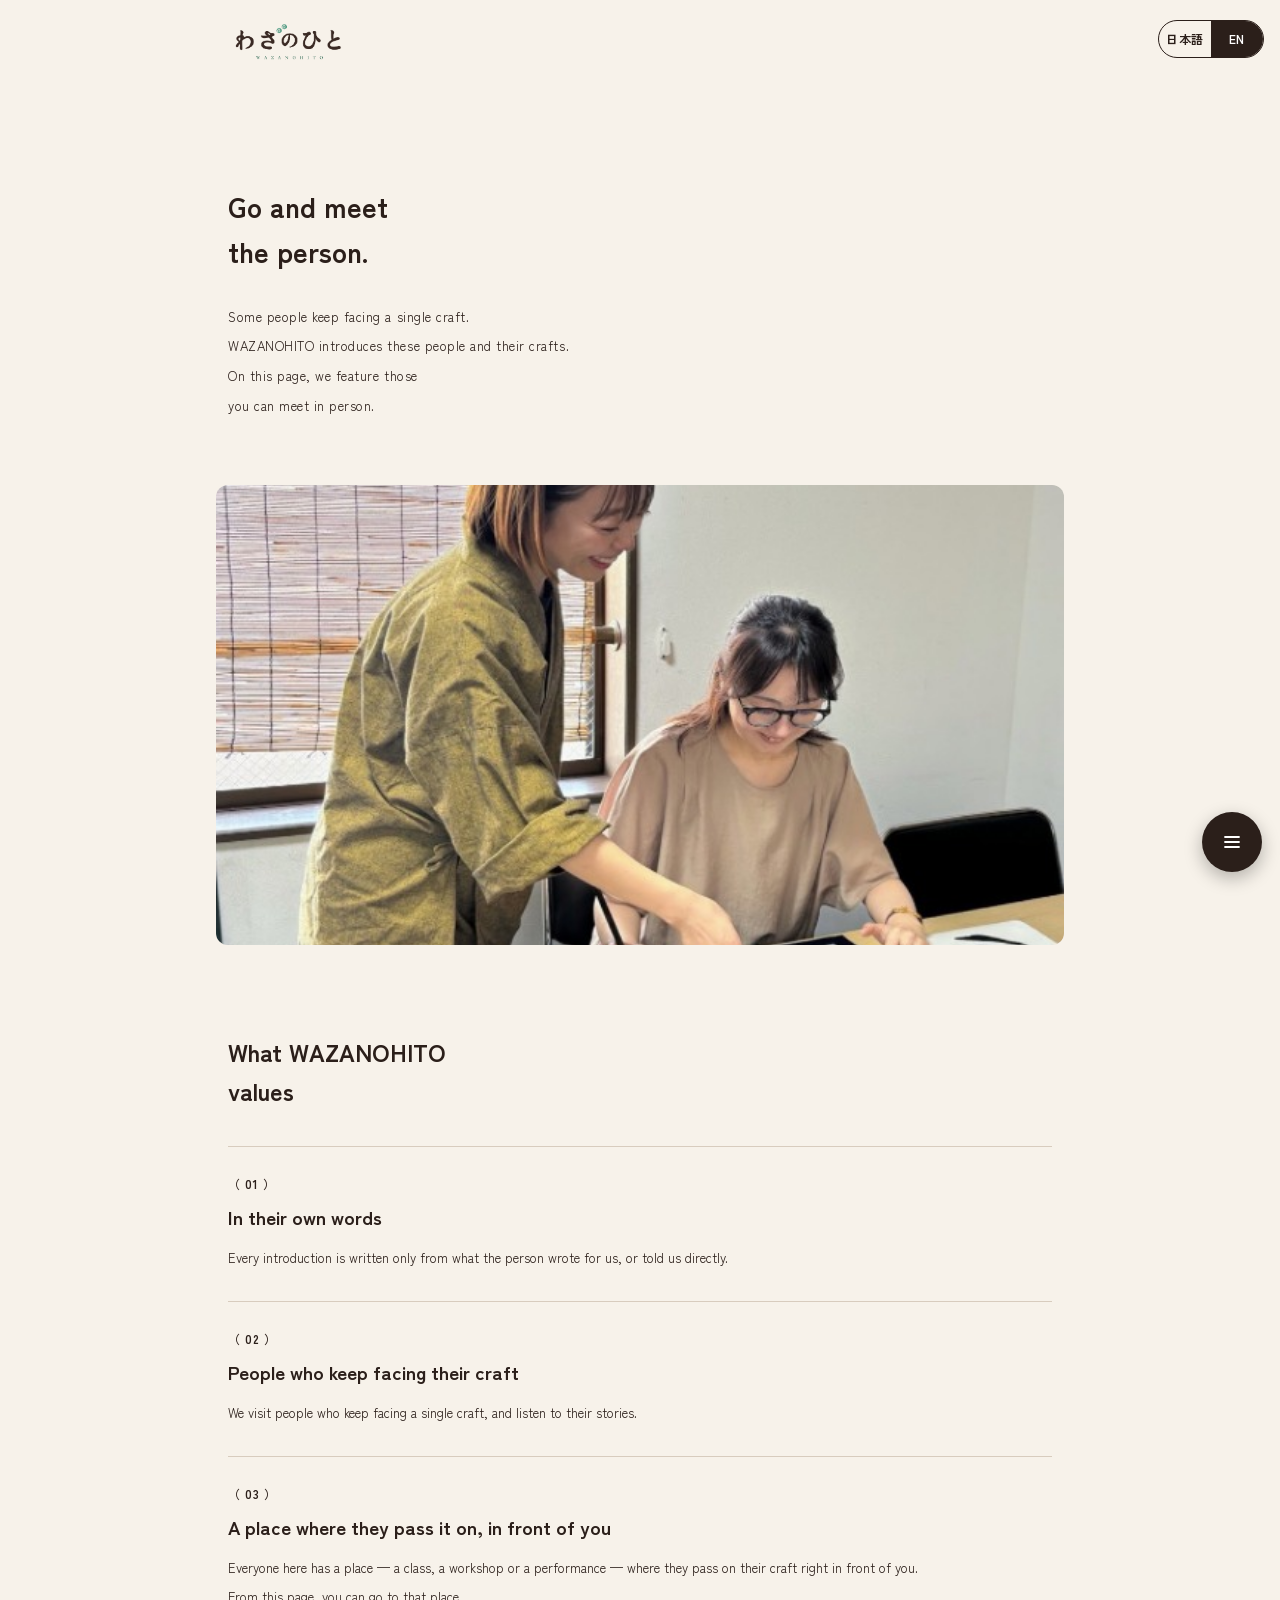
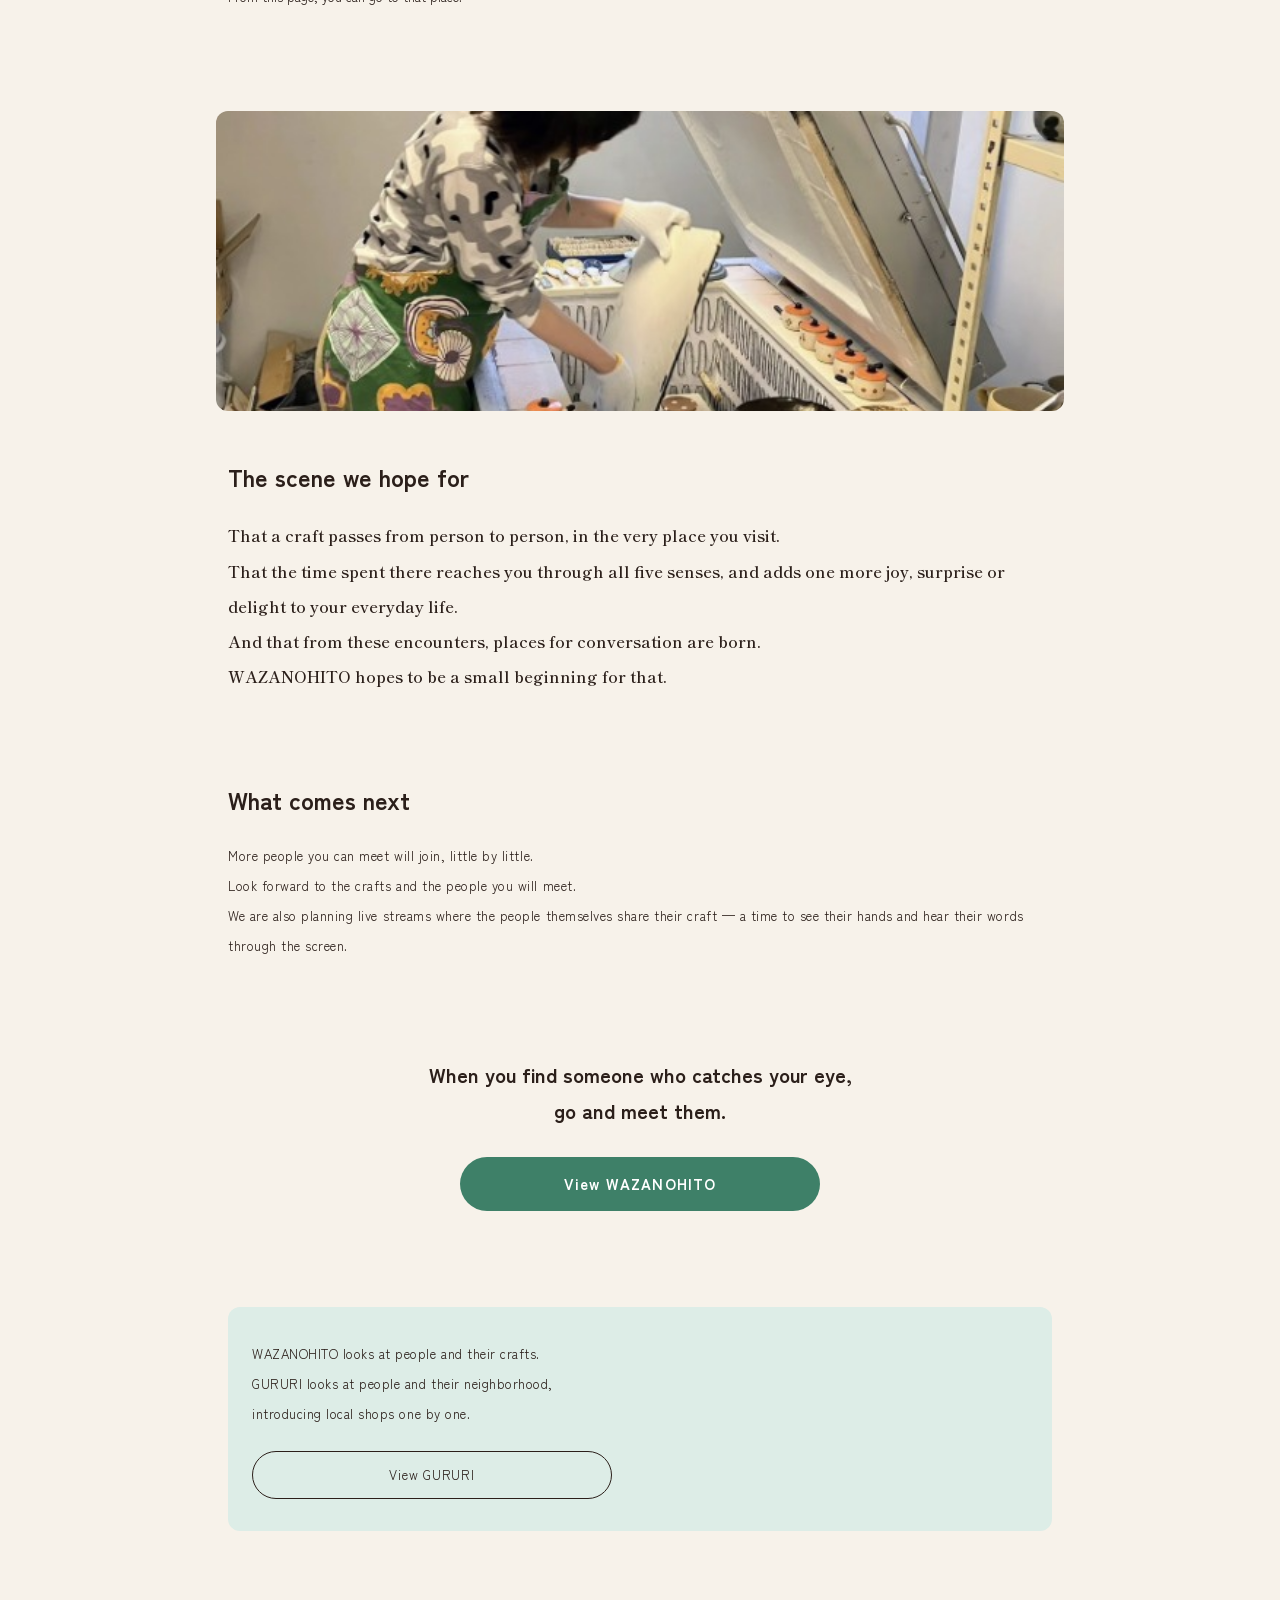
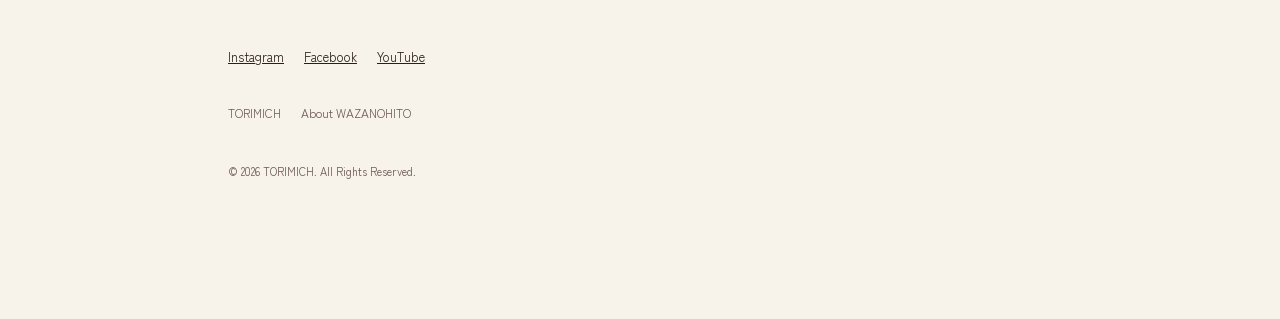
<file: about.html>
<!doctype html>
<html lang="ja">
<head>
<meta charset="utf-8">
<meta name="viewport" content="width=device-width, initial-scale=1">
<title>わざのひとについて | WAZANOHITO</title>
<meta name="description" content="ひとつの技に、向き合い続けている人がいます。わざのひとは、そんな人と、その技を紹介しています。">
<link rel="icon" href="assets/icon.png">
<link rel="preconnect" href="https://fonts.googleapis.com">
<link rel="preconnect" href="https://fonts.gstatic.com" crossorigin>
<link rel="stylesheet" href="https://fonts.googleapis.com/css2?family=Shippori+Mincho:wght@500;600;700&family=Zen+Kaku+Gothic+New:wght@400;500;700;900&display=swap">
<link rel="stylesheet" href="style.css?v=20261111a">
</head>
<body data-page="about">

<div class="lang" role="group" aria-label="言語 / Language">
  <button type="button" data-lang-btn="ja" aria-pressed="true">日本語</button>
  <button type="button" data-lang-btn="en" aria-pressed="false">EN</button>
</div>

<main class="wrap-n" style="padding-bottom:40px">
  <header class="head"><a href="index.html"><img data-logo src="assets/logo.png" alt="わざのひと"></a></header>

  <section style="padding:120px 28px 0">
    <h1 class="pre in1" style="margin:0;font-size:28px;font-weight:700;line-height:1.6" data-t="cH1"></h1>
    <p class="body13 pre in2" style="margin-top:28px" data-t="cIntro"></p>
  </section>

  <div class="hero-photo" style="margin:64px 16px 0;height:460px" id="about-photo-1"></div>

  <section style="padding:88px 28px 0">
    <h2 class="pre" style="margin:0;font-size:24px;font-weight:700;line-height:1.6" data-t="cValuesH"></h2>
    <div style="margin-top:36px">
      <div class="value"><p class="label">（ 01 ）</p><h3 data-t="cV1t"></h3><p class="pre" style="margin:12px 0 0;font-size:13px;line-height:2.2" data-t="cV1b"></p></div>
      <div class="value"><p class="label">（ 02 ）</p><h3 data-t="cV2t"></h3><p class="pre" style="margin:12px 0 0;font-size:13px;line-height:2.2" data-t="cV2b"></p></div>
      <div class="value"><p class="label">（ 03 ）</p><h3 data-t="cV3t"></h3><p class="pre" style="margin:12px 0 0;font-size:13px;line-height:2.2" data-t="cV3b"></p></div>
    </div>
  </section>

  <section style="padding:72px 16px 0">
    <div class="hero-photo" style="margin:0;height:300px" id="about-photo-2"></div>
    <div style="padding:48px 12px 0">
      <h2 style="margin:0;font-size:24px;font-weight:700" data-t="cVisionH"></h2>
      <p class="pre" style="margin:24px 0 0;font-family:var(--mincho);font-weight:600;font-size:16px;line-height:2.2" data-t="cVision"></p>
    </div>
  </section>

  <section style="padding:88px 28px 0">
    <h2 style="margin:0;font-size:24px;font-weight:700" data-t="cNextH"></h2>
    <p class="body13 pre" style="margin-top:24px" data-t="cNext"></p>
  </section>

  <section style="padding:96px 28px 0;text-align:center">
    <p class="pre" style="margin:0;font-size:20px;font-weight:700;line-height:1.8" data-t="cCta"></p>
    <a class="pill-main block" href="index.html" style="margin:28px auto 0;max-width:360px" data-t="cCtaBtn"></a>
  </section>

  <section style="padding:96px 28px 0">
    <div class="gururi">
      <p class="body13 pre" data-t="gururiBody"></p>
      <a class="pill" data-href="gururi" href="#" style="margin-top:22px" data-t="gururiBtn"></a>
    </div>
  </section>
</main>

<footer class="wrap-n">
  <div class="socials">
    <a data-href="instagram" href="#" target="_blank" rel="noopener">Instagram</a>
    <a data-href="facebook" href="#" target="_blank" rel="noopener">Facebook</a>
    <a data-href="youtube" href="#" target="_blank" rel="noopener">YouTube</a>
  </div>
  <div class="footlinks" style="margin-top:12px">
    <a data-href="torimich" href="#" data-t="torimich">通り道</a>
    <a href="about.html" data-t="aboutBtn">わざのひとについて</a>
  </div>
  <p class="copy">© 2026 TORIMICH. All Rights Reserved.</p>
</footer>

<nav class="menu" id="menu" data-t-aria="menu">
  <a href="index.html"><img class="menu-logo" data-logo src="assets/logo.png" alt="わざのひと"></a>
  <p class="label" style="margin:32px 0 8px" data-t="people"></p>
  <div id="menu-people"></div>
  <a class="plain" data-href="torimich" href="#" style="margin-top:20px" data-t="torimich"></a>
</nav>
<button type="button" class="fab" id="fab" aria-label="メニュー" aria-controls="menu" aria-expanded="false"><svg width="24" height="24" viewBox="0 0 24 24" fill="none" stroke="currentColor" stroke-width="1.8" stroke-linecap="round" aria-hidden="true"><path d="M5 7h14M5 12h14M5 17h14"/></svg></button>

<script src="config.js?v=20261111a"></script>
<script src="i18n.js?v=20261111a"></script>
<script src="app.js?v=20261111a"></script>
</body>
</html>
</file>
<file: style.css>
/* わざのひと — 生成り・焦げ茶・青竹 */
:root{
  --bg:#F7F2EA; --ink:#2B1F1A; --sub:#6B5A52; --line:#E2D6C8; --ph:#E4DACD;
  --btn:#3E8068; --btn-text:#FFFFFF; --link:#316A55; --tint:#DDEDE7;
  --gothic:'Zen Kaku Gothic New',sans-serif; --mincho:'Shippori Mincho',serif;
}
*{box-sizing:border-box}
html{scroll-behavior:smooth}
body{margin:0;background:var(--bg);color:var(--ink);font-family:var(--gothic);-webkit-font-smoothing:antialiased}
a{color:inherit}
a:hover{opacity:.88}
img{display:block;max-width:100%}
.pre{white-space:pre-line}
.wrap{max-width:1100px;margin:0 auto;padding:0 28px}
.wrap-n{max-width:880px;margin:0 auto}

/* 言語の切り替え */
.lang{position:absolute;top:20px;right:16px;z-index:15;display:flex;border:1px solid var(--ink);border-radius:999px;overflow:hidden;background:var(--bg)}
.lang button{min-width:52px;height:36px;border:0;background:transparent;color:var(--ink);font:700 12px/1 var(--gothic);letter-spacing:.06em;cursor:pointer}
.lang button[aria-pressed="true"]{background:var(--ink);color:#fff}

/* ボタン */
.pill{display:flex;align-items:center;justify-content:center;height:48px;max-width:360px;border:1px solid var(--ink);border-radius:999px;text-decoration:none;font-size:13px;letter-spacing:.06em}
.pill-main{display:inline-flex;align-items:center;justify-content:center;height:48px;padding:0 34px;border-radius:999px;background:var(--btn);color:var(--btn-text);text-decoration:none;font-size:14px;font-weight:700;letter-spacing:.06em}
.pill-main.block{display:flex;height:54px;max-width:420px;padding:0;font-size:15px;letter-spacing:.08em}
.textlink{display:inline-flex;align-items:center;min-height:44px;font-size:13px;color:var(--link);text-underline-offset:5px}
.label{margin:0;font-size:12px;font-weight:700;letter-spacing:.08em}
h2.sec{margin:8px 0 0;font-size:24px;font-weight:700;line-height:1.6}

/* ホームの冒頭 */
@keyframes wzIn{from{opacity:0;transform:translateY(6px)}to{opacity:1;transform:none}}
@keyframes wzOpen{from{height:0}to{height:min(560px,64vh)}}
@keyframes wzDrift{from{transform:translateX(0)}to{transform:translateX(-50%)}}
.intro{min-height:100vh;min-height:100svh;display:flex;flex-direction:column;justify-content:center}
.l1{opacity:0;animation:wzIn .9s ease-out .3s forwards}
.l2{opacity:0;animation:wzIn .9s ease-out 1.1s forwards}
.l3{opacity:0;animation:wzIn .9s ease-out 1.9s forwards}
.lead{margin:0;font-size:17px;font-weight:700;letter-spacing:.04em}
.stage{height:0;overflow:hidden;animation:wzOpen 1.4s cubic-bezier(.6,0,.2,1) 3s forwards}
.drift{display:flex;gap:10px;width:max-content;height:100%;animation:wzDrift 60s linear 3s infinite}
.drift img{height:100%;width:300px;object-fit:cover}
.intro-text{width:100%;padding-top:28px;padding-bottom:40px}
.logo-big{height:34px;width:auto;margin-top:12px}
html[lang="en"] .logo-big{height:56px}

/* カード */
.cards{overflow-x:hidden;overflow-x:clip;display:grid;grid-template-columns:repeat(auto-fill,minmax(320px,1fr));gap:56px 28px;padding:72px 16px 40px;max-width:1100px;margin:0 auto}
.card{display:flex;flex-direction:column;transition:opacity .9s ease,transform .9s cubic-bezier(.2,.7,.2,1)}
.card.hide{opacity:0;transform:translateX(48px)}
.card > a{text-decoration:none;color:var(--ink);display:flex;flex-direction:column}
.card .name{padding:0 4px;font-size:22px;font-weight:700;letter-spacing:.02em}
.card .sub{margin-top:2px;padding:0 4px;font-size:14px;color:var(--sub)}
.card .photo{margin-top:12px;height:420px;border-radius:12px;overflow:hidden;background:var(--ph)}
.card .photo img{width:100%;height:100%;object-fit:cover}
.card .hitokoto{margin-top:16px;padding:0 4px;font-family:var(--mincho);font-weight:600;font-size:18px;line-height:1.8}
.card .acts{margin-top:16px;padding:0 4px;display:flex;flex-wrap:wrap;align-items:center;gap:8px 20px}
.nophoto{display:flex;height:100%;align-items:center;justify-content:center;font-size:12px;color:var(--sub)}

/* ぐるり */
.gururi{padding:32px 24px;border-radius:12px;background:var(--tint)}
.body13{margin:0;font-size:13px;line-height:2.3;letter-spacing:.04em}

/* フッター */
footer{padding:64px 28px 140px}
.socials,.footlinks{display:flex;flex-wrap:wrap;gap:0 20px}
.socials a{display:inline-flex;align-items:center;min-height:44px;font-size:13px}
.footlinks a{display:inline-flex;align-items:center;min-height:44px;font-size:12px;color:var(--sub);text-decoration:none}
.copy{margin:28px 0 0;font-size:11px;color:var(--sub)}

/* メニュー */
.fab{position:fixed;right:18px;bottom:28px;z-index:30;width:60px;height:60px;border-radius:50%;border:0;background:var(--ink);color:#fff;box-shadow:0 6px 18px rgba(0,0,0,.28);display:flex;align-items:center;justify-content:center;cursor:pointer}
.menu{position:fixed;inset:0;z-index:25;background:var(--bg);padding:88px 28px 40px;overflow-y:auto;display:none}
.menu.open{display:block}
.menu .row{display:flex;align-items:baseline;justify-content:space-between;gap:12px;min-height:56px;padding-top:16px;border-bottom:1px solid var(--line);text-decoration:none;color:var(--ink)}
.menu .row b{font-size:17px}
.menu .row span{font-size:12px;color:var(--sub)}
.menu .plain{display:flex;align-items:center;min-height:48px;font-size:15px;font-weight:700;text-decoration:none;color:var(--ink)}
.menu-logo{height:30px;width:auto}
html[lang="en"] .menu-logo{height:48px}

/* ページのヘッダー（わざのひとについて・ひとのページ） */
.head{padding:20px 28px 0;min-height:56px;display:flex;align-items:center}
.head img{height:26px;width:auto}
html[lang="en"] .head img{height:44px}
.in1{opacity:0;animation:wzIn .9s ease-out .2s forwards}
.in2{opacity:0;animation:wzIn 1s ease-out .6s forwards}

/* ひとのページ */
.hero-photo{margin-top:20px;height:520px;border-radius:12px;overflow:hidden;background:var(--ph)}
.hero-photo img{width:100%;height:100%;object-fit:cover}
.words{margin-top:28px;display:flex;flex-direction:column;gap:22px;border-left:1px solid #D8CCBE;padding-left:20px}
.words p{margin:0;font-family:var(--mincho);font-weight:600;font-size:17px;line-height:2.1}
.rail{display:flex;gap:14px;overflow-x:auto;padding:0 28px 4px;scroll-snap-type:x mandatory;scroll-padding:0 28px;scrollbar-width:none}
.rail::-webkit-scrollbar{display:none}
.rail figure{margin:0;flex:0 0 auto;width:280px;scroll-snap-align:start}
.rail figure .ph{width:280px;height:210px;border-radius:10px;overflow:hidden;background:var(--ph)}
.rail figure img{width:100%;height:100%;object-fit:cover}
.rail figcaption{margin-top:10px;font-size:13px}
.map{margin-top:24px;height:260px;border-radius:12px;overflow:hidden;background:var(--ph)}
.map iframe{width:100%;height:100%;border:0}
.other{flex:0 0 auto;width:236px;scroll-snap-align:start;display:flex;flex-direction:column;text-decoration:none;color:var(--ink)}
.other .ph{margin-top:10px;height:300px;border-radius:10px;overflow:hidden;background:var(--ph)}
.other .ph img{width:100%;height:100%;object-fit:cover}

/* コンセプト */
.value{padding:28px 0;border-top:1px solid #D8CCBE}
.value h3{margin:10px 0 0;font-size:19px;font-weight:700;line-height:1.6}

@media (prefers-reduced-motion: reduce){
  .l1,.l2,.l3,.in1,.in2{animation:none;opacity:1}
  .stage{animation:none;height:min(560px,64vh)}
  .drift{animation:none}
  .card{transition:none}
}
</file>
